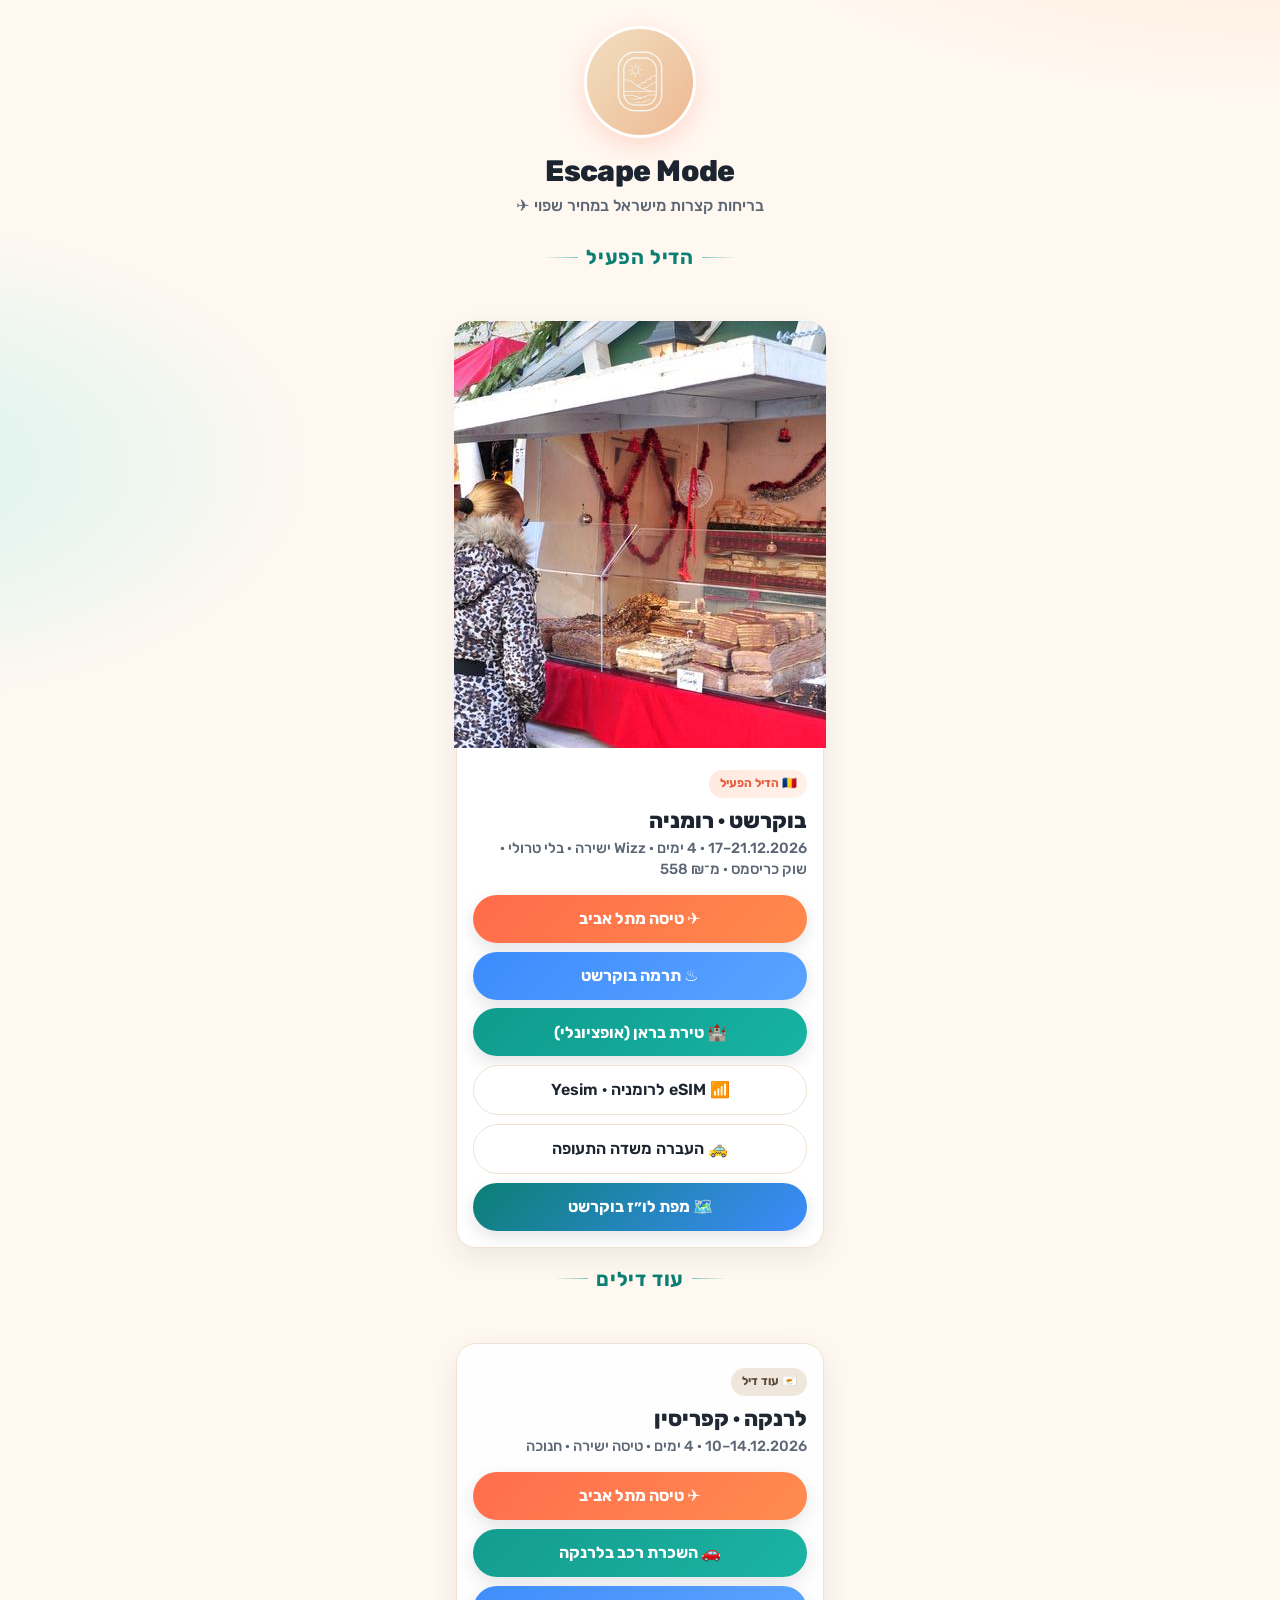
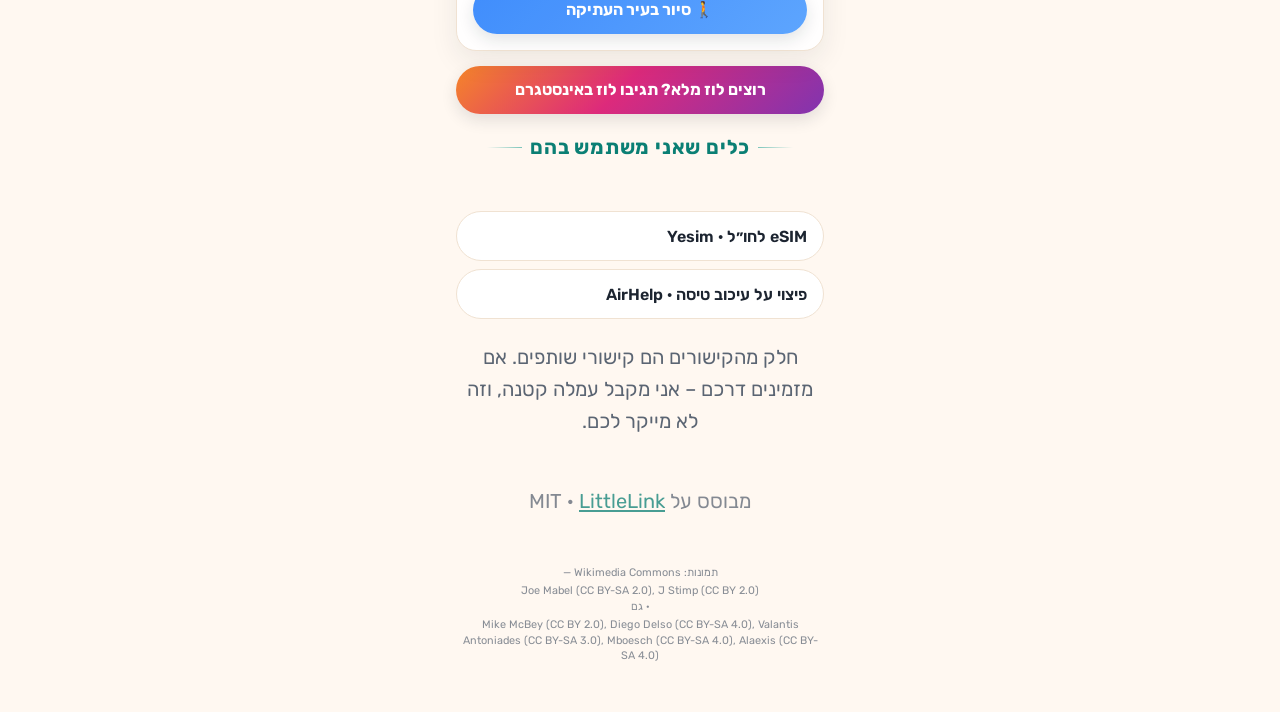
<file: index.html>
<!DOCTYPE html>
<html class="theme-light" lang="he" dir="rtl">
  <head>
    <meta charset="utf-8">
    <meta name="viewport" content="width=device-width, initial-scale=1, viewport-fit=cover">
    <title>Escape Mode · דילים לטיסות מישראל</title>
    <link rel="icon" type="image/jpeg" href="images/favicon.jpg">
    <link rel="apple-touch-icon" href="images/avatar.jpg">
    <link rel="canonical" href="https://ziv101010.github.io/">
    <meta name="description" content="בריחות קצרות מישראל במחיר שפוי. דילים לטיסות, רכב וסיורים – Escape Mode.">
    <meta name="author" content="Escape Mode">
    <meta name="theme-color" content="#fff8f1">
    <meta name="robots" content="index,follow">

    <meta property="og:title" content="Escape Mode · דילים לטיסות מישראל">
    <meta property="og:description" content="בריחות קצרות מישראל במחיר שפוי. דילים לטיסות, רכב וסיורים – Escape Mode.">
    <meta property="og:url" content="https://ziv101010.github.io/">
    <meta property="og:type" content="website">
    <meta property="og:locale" content="he_IL">
    <meta property="og:image" content="https://ziv101010.github.io/images/og.jpg">
    <meta property="og:image:width" content="1200">
    <meta property="og:image:height" content="630">
    <meta property="og:image:alt" content="שוק כריסמס בבוקרשט">
    <meta name="twitter:card" content="summary_large_image">
    <meta name="twitter:title" content="Escape Mode · דילים לטיסות מישראל">
    <meta name="twitter:description" content="בריחות קצרות מישראל במחיר שפוי. דילים לטיסות, רכב וסיורים – Escape Mode.">
    <meta name="twitter:image" content="https://ziv101010.github.io/images/og.jpg">

    <link rel="preconnect" href="https://fonts.googleapis.com">
    <link rel="preconnect" href="https://fonts.gstatic.com" crossorigin>
    <link rel="stylesheet" href="https://fonts.googleapis.com/css2?family=Rubik:wght@400;500;600;700;800&display=swap">

    <!-- Based on LittleLink (MIT) https://github.com/sethcottle/littlelink -->
    <link rel="stylesheet" href="css/reset.css?v=3">
    <link rel="stylesheet" href="css/style.css?v=3">
    <link rel="stylesheet" href="css/escape.css?v=4">

    <script src="deals.js?v=6" defer></script>
    <script src="app.js?v=6" defer></script>
  </head>
  <body>
    <div class="container">
      <div class="column">
        <main>
          <!-- Swap images/avatar.jpg with Zibo's real face photo when ready -->
          <img
            class="avatar avatar--rounded"
            src="images/avatar.jpg"
            alt="Escape Mode"
            width="112"
            height="112"
            fetchpriority="high"
          >

          <h1 class="brand">Escape Mode</h1>
          <p class="tagline">בריחות קצרות מישראל במחיר שפוי ✈️</p>

          <p class="section-label" id="active-label">הדיל הפעיל</p>
          <section class="deal-card" id="active-deal" aria-labelledby="active-label">
            <!-- Filled by app.js from deals.js -->
          </section>

          <p class="section-label" id="more-label" hidden>עוד דילים</p>
          <div id="more-deals" hidden>
            <!-- Secondary deals filled by app.js -->
          </div>

          <a
            class="btn btn-ig"
            id="cta-louz"
            href="https://www.instagram.com/escape.mode.go/"
            rel="noopener noreferrer"
          >רוצים לוז מלא? תגיבו לוז באינסטגרם</a>

          <section class="tools" id="tools-section" hidden>
            <p class="section-label">כלים שאני משתמש בהם</p>
            <div class="deal-actions" id="tools-list"></div>
          </section>
        </main>

        <footer class="em-footer">
          <p>
            חלק מהקישורים הם קישורי שותפים. אם מזמינים דרכם – אני מקבל עמלה קטנה,
            וזה לא מייקר לכם.
          </p>
          <p class="credit">
            מבוסס על
            <a class="ltr" href="https://littlelink.io/" rel="noopener noreferrer" target="_blank">LittleLink</a>
            · MIT
          </p>
          <p class="photo-credit">
            תמונות: Wikimedia Commons —
            <span class="ltr">Joe Mabel (CC BY-SA 2.0), J Stimp (CC BY 2.0)</span>
            · גם
            <span class="ltr">Mike McBey (CC BY 2.0), Diego Delso (CC BY-SA 4.0), Valantis Antoniades (CC BY-SA 3.0), Mboesch (CC BY-SA 4.0), Alaexis (CC BY-SA 4.0)</span>
          </p>
        </footer>
      </div>
    </div>
  <!-- GoatCounter: privacy-friendly pageviews. Safe if the script/account is missing. -->
  <script data-goatcounter="https://escapemodego.goatcounter.com/count"
          async
          src="https://gc.zgo.at/count.js"></script>
  </body>
</html>
</file>
<file: css/style.css>
/*
* LittleLink
* https://littlelink.io
* Free to use under the MIT license
* http://www.opensource.org/licenses/mit-license.php
*/

/* Grid
  –––––––––––––––––––––––––––––––––––––––––––––––––– */
  .container {
	position:relative;
	width:100%;
	max-width:37.5rem;     				/* 600px */
    text-align:center;
	margin:0 auto;
	padding:var(--spacing-xl) var(--spacing-m) 0 var(--spacing-m);
	box-sizing:border-box;
}
.container-left {
	position:relative;
	width:100%;
	max-width:37.5rem;
	text-align:left;
	margin:0 auto;
	padding:0 1.25rem;
	box-sizing:border-box;
}
.container-left p {
	margin-bottom: 1rem;  				/* 16px space between paragraphs */
  }
.column {
	width:100%;
	box-sizing:border-box;
}
/* For devices larger than 400px */
  @media (min-width:25rem) {            /* 400px */
    .container {
	width:85%;
}
}/* For devices larger than 550px */
  @media (min-width:34.375rem) {        /* 550px */
    .container {
	width:80%;
}
}

/* Base Styles
  –––––––––––––––––––––––––––––––––––––––––––––––––– */
  body {
	margin:0;
	padding:0;
	background-color:#ffffff;
	color:#1a1a1a;
	font-family:"Open Sans",system-ui;
    font-weight:400;
	line-height:1.6;
}

/* Base Typography Settings
–––––––––––––––––––––––––––––––––––––––––––––––––– */
/* Base size - 16px browser default */
:root {
  font-size:16px;           /* Using a 1.25 modular scale for typography */
  --scale-0:1rem;           /* 16px */
  --scale-1:1.25rem;        /* 20px */
  --scale-2:1.563rem;       /* 25px */
  --scale-3:1.953rem;       /* 31px */
  --scale-4:2.441rem;       /* 39px */
  --scale-5:3.052rem;       /* 49px */

  /* Spacing units */
  --spacing-xs:0.5rem;      /* 8px */
  --spacing-s:1rem;         /* 16px */
  --spacing-m:1.5rem;       /* 24px */
  --spacing-l:2rem;         /* 32px */
  --spacing-xl:3rem;        /* 48px */
  --spacing-xxl:4rem;       /* 64px */
}

/* Avatar */
.avatar {
	width: 8rem;             /* 128px */
	height: 8rem;
	border-radius: 50%;
	object-fit: cover;
	background-position: center;
	margin-bottom: var(--spacing-l);
	margin-left: auto;
	margin-right: auto;
	display: block;
  }

/* Typography Scale */
h1 {
	margin:0 0 var(--spacing-m) 0;
	font-size:var(--scale-5);           /* ~49px */
  	font-weight:800;
	line-height:1.1;
	letter-spacing:-0.02em;
	word-wrap:break-word;
	overflow-wrap:break-word;
	hyphens:auto;           /* Delete this to remove automatic hyphen on line break */
}
body {
	font-size:var(--scale-1);           /* 20px */
  	line-height:1.6;
}
.container p {
	margin:0 0 var(--spacing-xl) 0;
	font-size:var(--scale-1);
	line-height:1.6;
}

/* Footer */
footer {
	margin:var(--spacing-xxl) 0;            /* 4rem (64px) top and bottom */
    font-size:var(--scale-0);
}

/* Responsive adjustments */
@media (max-width:34.375rem) {              /* 550px */
  h1 {
	font-size:2rem;
}
body {
	font-size:var(--scale-0);
}
.container p {
	font-size:var(--scale-0);
}
.avatar {
	margin-bottom:var(--spacing-m);
}
footer {
	margin:var(--spacing-xl) 0;         	/* 3rem (48px) top and bottom */
}
}

/* Links
  –––––––––––––––––––––––––––––––––––––––––––––––––– */
  a {
	color:#2457F5;
	text-decoration:underline;
}
a:hover {
	color:#083BDA;
}

/* Buttons
–––––––––––––––––––––––––––––––––––––––––––––––––– */
.button,button {
	display:inline-flex;
	align-items:center;
	justify-content:center;
	width:18.75rem;             	/* 300px */
 	min-height:3rem;                /* 48px */
  	padding:0.75rem 1rem;         	/* 12px ; 16px */
  	font-size:1.125rem;           	/* 18px */
  	font-weight:700;
	text-decoration:none;
	white-space:normal;
  	background-color:var(--button-background,transparent);
	color:var(--button-text,#000000);
	border:var(--button-border,none);
	border-radius:0.5rem;
	cursor:pointer;
	box-sizing:border-box;
	hyphens:auto;               	/* Delete this to remove automatic hyphen on line break */
  	margin-bottom:1rem;
	text-align:center;
	line-height:1.3;
}

/* Icons
–––––––––––––––––––––––––––––––––––––––––––––––––– */
.icon {
	width:1.25rem;
	height:1.25rem;
	margin-right:0.5rem;
	flex-shrink:0;
}

/* Avatar Modifiers
  –––––––––––––––––––––––––––––––––––––––––––––––––– */
   /* Modifier for no avatar rounding */
   .avatar--none {
	border-radius: 0%;
  }

  /* Modifier for rounded avatar */
  .avatar--rounded {
	border-radius: 50%;
  }

  /* Modifier for slightly rounded corners */
  .avatar--soft {
	border-radius: 0.5rem;   /* 8px rounded corners */
  }

/* Theme System
  –––––––––––––––––––––––––––––––––––––––––––––––––– */
/* Light theme is default above */

/* Light theme (forced) */
:root.theme-light {
	color-scheme:light;
}

/* Dark theme */
:root.theme-dark {
	color-scheme:dark;
}
:root.theme-dark :focus-visible {
	outline: 2px solid #4899F7;
	outline-offset: 2px;
  }
:root.theme-dark body {
	background-color:#121212;
	color:#ffffff;
}
:root.theme-dark a:not(.button) {
	color:#4899F7;
}
:root.theme-dark a:not(.button):hover {
	color:#7AB8FF;
}

/* Auto theme */
:root.theme-auto {
	color-scheme:light dark;
}
@media (prefers-color-scheme:dark) {
	:root.theme-auto body {
	background-color:#121212;
	color:#ffffff;
}
:root.theme-auto :focus-visible {
    outline: 2px solid #4899F7;
    outline-offset: 2px;
  }
:root.theme-auto a:not(.button) {
	color:#4899F7;
}
:root.theme-auto a:not(.button):hover {
	color:#7AB8FF;
}
}

/* Button Text Color Override
    –––––––––––––––––––––––––––––––––––––––––––––––––– */
    .button:hover,button:hover {
	color:var(--button-text,#000000);
}

/* Privacy Page Styles
  –––––––––––––––––––––––––––––––––––––––––––––––––– */
.container-left nav {
	margin:var(--spacing-l) 0;
	text-align:left;
}
section {
	margin:var(--spacing-xl) 0;
	text-align:left;
}
h2 {
	font-size:var(--scale-3);
	font-weight:700;
	margin-bottom:var(--spacing-m);
}
h3 {
	font-size:var(--scale-2);
	font-weight:600;
	margin:var(--spacing-l) 0 var(--spacing-s) 0;
}
ul {
	list-style:none;
	padding:0;
	margin:0 0 var(--spacing-m) 0;
}
ul li {
	margin-bottom:var(--spacing-xs);
}

/* Privacy page specific responsive adjustments */
  @media (max-width:34.375rem) {
	h2 {
	font-size:var(--scale-2);
	}
	h3 {
	font-size:var(--scale-1);
	}
	section {
	margin:var(--spacing-l) 0;
	}
}

/* Font Face Definitions
  –––––––––––––––––––––––––––––––––––––––––––––––––– */
@font-face {
	font-display:swap;
	font-family:'Open Sans';
	font-style:normal;
	font-weight:400;
	src:url('../fonts/open-sans-v34-vietnamese_latin-ext_latin_hebrew_greek-ext_greek_cyrillic-ext_cyrillic-regular.woff2') format('woff2');
}
@font-face {
	font-display:swap;
	font-family:'Open Sans';
	font-style:normal;
	font-weight:600;
	src:url('../fonts/open-sans-v34-vietnamese_latin-ext_latin_hebrew_greek-ext_greek_cyrillic-ext_cyrillic-600.woff2') format('woff2');
}
@font-face {
	font-display:swap;
	font-family:'Open Sans';
	font-style:normal;
	font-weight:700;
	src:url('../fonts/open-sans-v34-vietnamese_latin-ext_latin_hebrew_greek-ext_greek_cyrillic-ext_cyrillic-700.woff2') format('woff2');
}
@font-face {
	font-display:swap;
	font-family:'Open Sans';
	font-style:normal;
	font-weight:800;
	src:url('../fonts/open-sans-v34-vietnamese_latin-ext_latin_hebrew_greek-ext_greek_cyrillic-ext_cyrillic-800.woff2') format('woff2');
}
</file>
<file: css/escape.css>
/*
  Escape Mode – overrides on top of LittleLink (MIT)
  Hebrew RTL, mobile-first, no trackers
*/

:root {
  --em-bg: #fff8f1;
  --em-bg-2: #fff1e4;
  --em-ink: #1c2430;
  --em-muted: #5b6573;
  --em-card: #ffffff;
  --em-border: #f0e2d2;
  --em-coral: #ff6b4a;
  --em-coral-deep: #e85a3c;
  --em-teal: #0f9b8e;
  --em-teal-deep: #0b7f74;
  --em-sky: #3d8bfd;
  --em-sand: #f6c89f;
  --em-gold: #f0a202;
  --em-radius: 1.1rem;
  --em-shadow: 0 10px 28px rgba(28, 36, 48, 0.08);
}

html {
  direction: rtl;
}

body {
  min-height: 100vh;
  min-height: 100dvh;
  padding-top: env(safe-area-inset-top);
  padding-right: env(safe-area-inset-right);
  padding-bottom: env(safe-area-inset-bottom);
  padding-left: env(safe-area-inset-left);
  background:
    radial-gradient(1200px 600px at 100% -10%, #ffe2c8 0%, transparent 55%),
    radial-gradient(900px 500px at -10% 20%, #d7f3ef 0%, transparent 50%),
    var(--em-bg);
  color: var(--em-ink);
  font-family: "Rubik", "Open Sans", system-ui, sans-serif;
  -webkit-font-smoothing: antialiased;
  text-rendering: optimizeLegibility;
}

.container {
  padding-top: 1.6rem;
  max-width: 26rem;
}

.avatar {
  width: 7rem;
  height: 7rem;
  border: 3px solid #fff;
  box-shadow: 0 8px 24px rgba(255, 107, 74, 0.22);
  margin-bottom: 1rem;
  background: var(--em-sand);
}

h1.brand {
  margin: 0 0 0.4rem 0;
  font-size: 1.85rem;
  font-weight: 800;
  letter-spacing: -0.02em;
  line-height: 1.15;
  color: var(--em-ink);
}

.tagline {
  margin: 0 0 1.5rem 0 !important;
  font-size: 1rem !important;
  line-height: 1.45 !important;
  color: var(--em-muted);
  font-weight: 500;
}

.section-label {
  display: flex;
  align-items: center;
  justify-content: center;
  gap: 0.5rem;
  margin: 0.25rem 0 0.85rem;
  font-size: 0.82rem;
  font-weight: 700;
  letter-spacing: 0.04em;
  color: var(--em-teal-deep);
  text-transform: none;
}

.section-label::before,
.section-label::after {
  content: "";
  height: 1px;
  width: 2.2rem;
  background: linear-gradient(to left, transparent, var(--em-teal));
  opacity: 0.55;
}

.section-label::after {
  background: linear-gradient(to right, transparent, var(--em-teal));
}

/* Active deal card */
.deal-card {
  background: var(--em-card);
  border: 1px solid var(--em-border);
  border-radius: calc(var(--em-radius) + 0.15rem);
  box-shadow: var(--em-shadow);
  padding: 1.15rem 1rem 1rem;
  margin: 0 0 0.95rem;
  text-align: right;
}

.deal-card .deal-badge {
  display: inline-flex;
  align-items: center;
  gap: 0.35rem;
  background: linear-gradient(135deg, #ffe8df, #fff3ea);
  color: var(--em-coral-deep);
  font-size: 0.75rem;
  font-weight: 700;
  padding: 0.28rem 0.65rem;
  border-radius: 999px;
  margin-bottom: 0.65rem;
}

.deal-card h2 {
  margin: 0 0 0.25rem;
  font-size: 1.35rem;
  font-weight: 800;
  line-height: 1.2;
  color: var(--em-ink);
}

.deal-card .deal-meta {
  margin: 0 0 0.95rem;
  font-size: 0.92rem;
  color: var(--em-muted);
  font-weight: 500;
  line-height: 1.4;
}

.deal-actions {
  display: flex;
  flex-direction: column;
  gap: 0.55rem;
}

.btn {
  display: flex;
  align-items: center;
  justify-content: center;
  gap: 0.45rem;
  width: 100%;
  min-height: 3rem;
  padding: 0.7rem 1rem;
  border-radius: 999px;
  border: none;
  font-family: inherit;
  font-size: 1rem;
  font-weight: 700;
  text-decoration: none;
  color: #fff;
  box-sizing: border-box;
  transition: transform 0.12s ease, filter 0.12s ease, box-shadow 0.12s ease;
  box-shadow: 0 6px 16px rgba(28, 36, 48, 0.12);
}

.btn:hover {
  filter: brightness(1.04);
  transform: translateY(-1px);
}

.btn:active {
  transform: translateY(0);
}

.btn:focus-visible {
  outline: 3px solid #ffd0c2;
  outline-offset: 2px;
}

.btn-flight {
  background: linear-gradient(135deg, var(--em-coral), #ff8a4c);
}

.btn-car {
  background: linear-gradient(135deg, var(--em-teal), #17b3a3);
}

.btn-tour {
  background: linear-gradient(135deg, var(--em-sky), #5aa4ff);
}

.btn-ig {
  background: linear-gradient(135deg, #f58529, #dd2a7b 45%, #8134af);
  margin-bottom: 0.35rem;
}

.btn-map {
  background: linear-gradient(135deg, var(--em-teal-deep), var(--em-sky));
}

.btn-tool {
  background: #fff;
  color: var(--em-ink);
  border: 1.5px solid var(--em-border);
  box-shadow: none;
  font-weight: 600;
}

.btn-tool:hover {
  border-color: var(--em-sand);
  background: #fffaf4;
}

.tools {
  margin: 1.1rem 0 0.35rem;
}

/* LittleLink's `section { text-align: left }` is physical left. Start is the right edge in RTL. */
#tools-section {
  text-align: start;
}

#tools-section .btn {
  justify-content: flex-start;
  text-align: start;
}

.tools .deal-actions {
  gap: 0.5rem;
}

.tools-note {
  margin: 0.55rem 0 0 !important;
  font-size: 0.8rem !important;
  color: var(--em-muted) !important;
  line-height: 1.4 !important;
}

footer.em-footer {
  margin: 1.35rem 0 2rem;
  padding: 0 0.25rem;
  font-size: 0.78rem;
  line-height: 1.55;
  color: var(--em-muted);
  text-align: center;
}

footer.em-footer .credit {
  margin-top: 0.65rem;
  opacity: 0.75;
}

footer.em-footer .photo-credit {
  margin-top: 0.45rem;
  font-size: 0.68rem;
  line-height: 1.45;
  color: var(--em-muted);
  opacity: 0.72;
}

footer.em-footer .photo-credit .ltr {
  display: block;
  margin-top: 0.15rem;
  direction: ltr;
  unicode-bidi: isolate;
  text-align: center;
}

footer.em-footer a {
  color: var(--em-teal-deep);
  text-decoration: underline;
  text-underline-offset: 2px;
}

/* LTR islands for Latin brand names / URLs feel natural */
.ltr {
  direction: ltr;
  unicode-bidi: isolate;
  display: inline-block;
}

/* Hide unused LittleLink button chrome if any leaks */
.button {
  margin-bottom: 0.7rem;
}

@media (max-width: 360px) {
  h1.brand { font-size: 1.6rem; }
  .deal-card h2 { font-size: 1.2rem; }
  .btn { font-size: 0.95rem; }
}

/* Deal card image (Bucharest featured) */
.deal-card .deal-image {
  display: block;
  width: calc(100% + 2.4rem);
  max-width: none;
  margin: -1.2rem -1.2rem 1rem;
  border-radius: 18px 18px 0 0;
  aspect-ratio: 3 / 2;
  object-fit: cover;
}

.deal-card--secondary {
  margin-top: 0.85rem;
  opacity: 0.98;
}

.deal-card--secondary .deal-badge {
  background: #efe7dc;
  color: #5a4a3a;
}

#more-deals {
  width: 100%;
}
</file>
